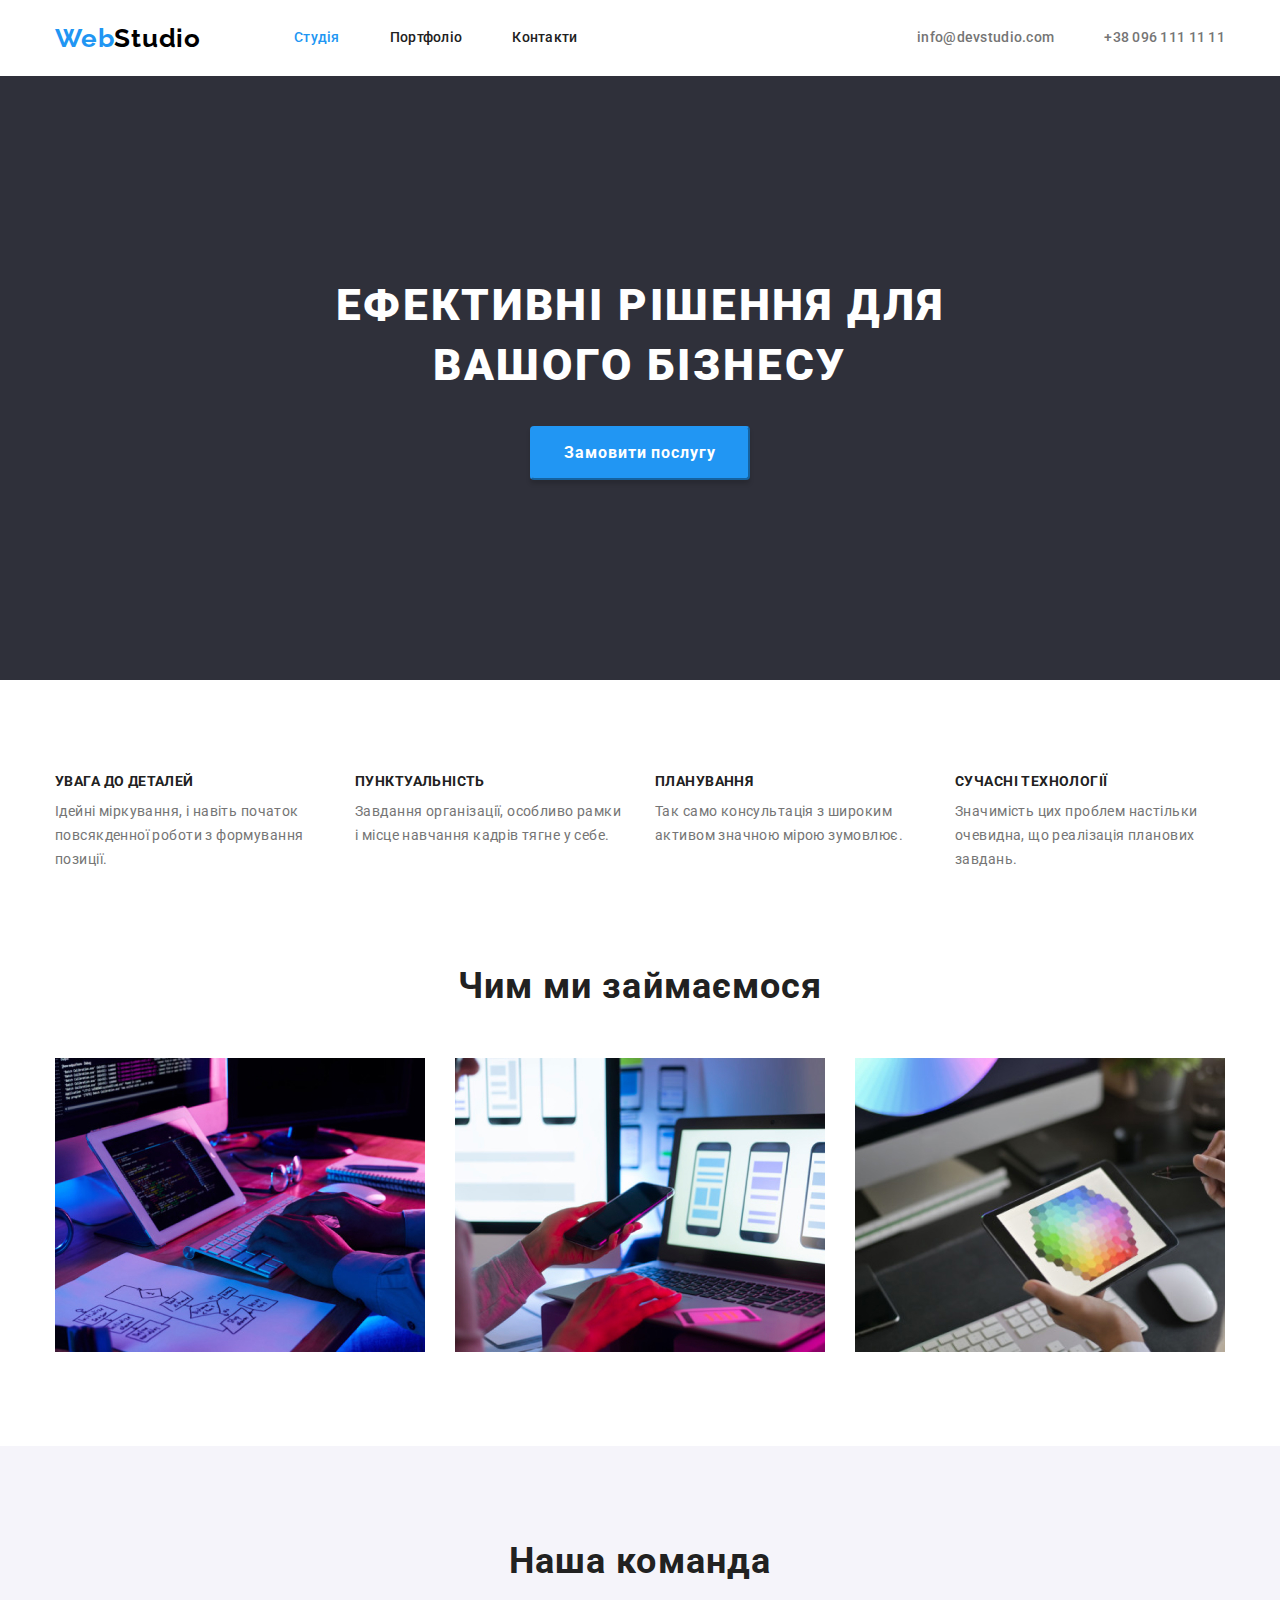
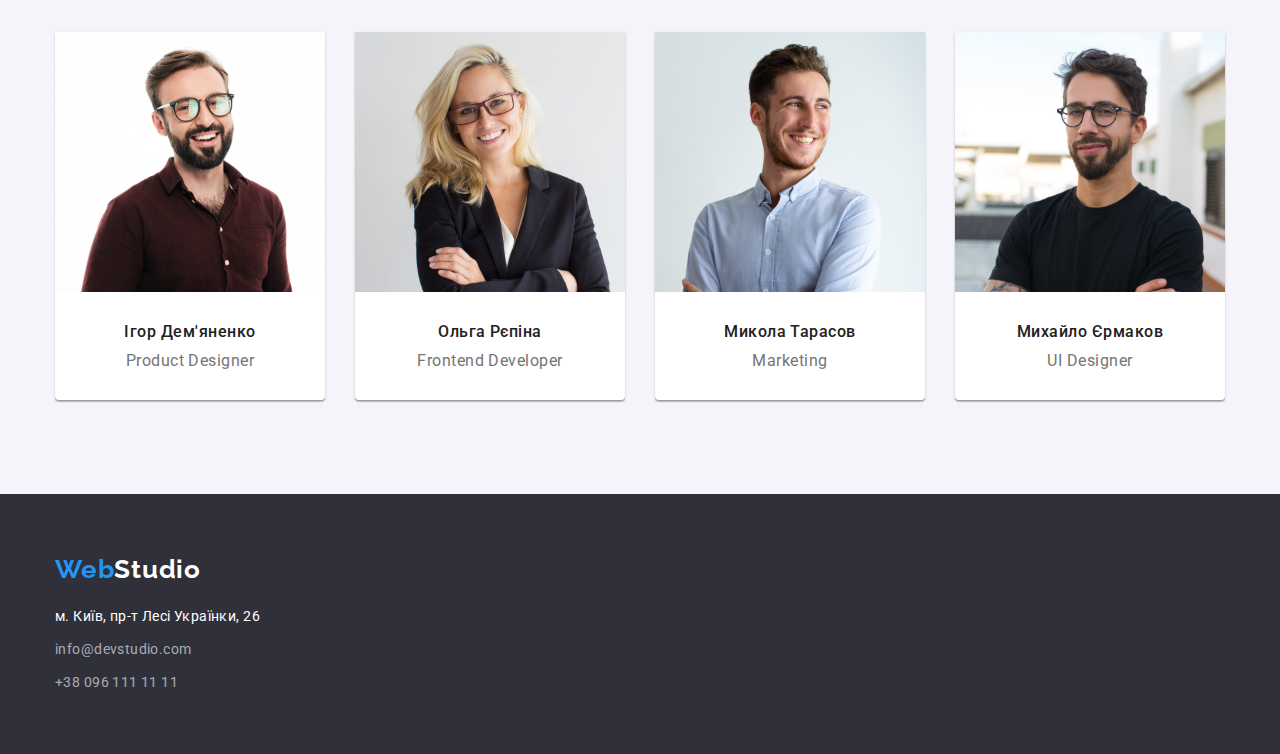
<file: index.html>
<!DOCTYPE html>
<html lang="uk">
  <head>
    <meta charset="UTF-8" />
    <meta http-equiv="X-UA-Compatible" content="IE=edge" />
    <meta name="viewport" content="width=device-width, initial-scale=1.0" />
    <title>WebStudio</title>
    <link
      href="https://fonts.googleapis.com/css2?family=Raleway:wght@700&family=Roboto:wght@400;500;700;900&display=swap"
      rel="stylesheet"
    />
    <link
      rel="stylesheet"
      href="https://cdnjs.cloudflare.com/ajax/libs/modern-normalize/1.1.0/modern-normalize.min.css"
    />
    <link rel="stylesheet" href="./css/style.css" />
  </head>
  <body>
    <!-- header  -->
    <header class="header">
      <div class="container">
        <nav class="header-nav">
          <a href="index.html" class="header-logo link"
            >Web<span class="header-logo-style">Studio</span>
          </a>
          <ul class="header-list list">
            <li class="header-item">
              <a class="header-link link current" href="index.html">Студія</a>
            </li>
            <li class="header-item">
              <a class="header-link link" href="portfolio.html">Портфоліо</a>
            </li>
            <li class="header-item">
              <a class="header-link link" href="/Контакти">Контакти</a>
            </li>
          </ul>
        </nav>
        <!-- contacts -->
        <ul class="contacts-list list">
          <li class="contacts-item">
            <a class="contacts-link link" href="mailto:info@devstudio.com"
              >info@devstudio.com</a
            >
          </li>
          <li>
            <a class="contacts-link link" href="tel:+380961111111"
              >+38 096 111 11 11</a
            >
          </li>
        </ul>
      </div>
    </header>
    <!-- main -->
    <main>
      <!-- hero -->
      <section class="hero">
        <div class="container">
          <h1 class="hero-title">ЕФЕКТИВНІ РІШЕННЯ ДЛЯ ВАШОГО БІЗНЕСУ</h1>
          <button type="button" class="hero-btn">Замовити послугу</button>
        </div>
      </section>

      <!-- skill -->
      <section class="section skill">
        <div class="container">
            <h2 class="visually-hidden">Чому саме ми</h2>
            <ul class="section-list list">
              <li class="section-item">
                <h3 class="skill-title">УВАГА ДО ДЕТАЛЕЙ</h3>
                <p class="skill-text">
                  Ідейні міркування, і навіть початок повсякденної роботи з
                  формування позиції.
                </p>
              </li>
              <li class="section-item">
                <h3 class="skill-title">ПУНКТУАЛЬНІСТЬ</h3>
                <p class="skill-text">
                  Завдання організації, особливо рамки і місце навчання кадрів тягне
                  у себе.
                </p>
              </li>
              <li class="section-item">
                <h3 class="skill-title">ПЛАНУВАННЯ</h3>
                <p class="skill-text">
                  Так само консультація з широким активом значною мірою зумовлює.
                </p>
              </li>
              <li class="section-item">
                <h3 class="skill-title">СУЧАСНІ ТЕХНОЛОГІЇ</h3>
                <p class="skill-text">
                  Значимість цих проблем настільки очевидна, що реалізація планових
                  завдань.
                </p>
              </li>
            </ul>
        </div>
      </section>

      <!-- job -->
      <section class="section job">
       <div class="container">
            <h2 class="section-title">Чим ми займаємося</h2>
            <ul class="section-list list">
              <li class="job-item">
                <img
                  src="./images/a.jpg"
                  alt="Людина пише код на клавіатурі."
                  width="370"
                  height="294"
                />
              </li>
              <li class="job-item">
                <img
                  src="./images/b.jpg"
                  alt="Людина розробляє стилістику мобільного додатку."
                  width="370"
                  height="294"
                />
              </li>
              <li class="job-item">
                <img
                  src="./images/c.jpg"
                  alt="Людина підбирає правильне поєднання кольорів."
                  width="370"
                  height="294"
                />
              </li>
            </ul>
       </div>
      </section>

      <!-- team -->
      <section class="section team">
        <div class="container">
            <h2 class="section-title">Наша команда</h2>
            <ul class="section-list list">
              <li class="section-item card">
                <img
                  src="./images/photo_igor.jpg"
                  alt="Фотографія Ігоря"
                  width="270"
                  height="260"
                />
                <div class="team-position">
                  <h3 class="team-title">Ігор Дем'яненко</h3>
                  <p class="team-text">Product Designer</p>
                </div>
              </li>
              <li class="section-item card">
                <img
                  src="./images/photo_olga.jpg"
                  alt="Фотографія Ольги"
                  width="270"
                  height="260"
                />
                <div class="team-position">
                  <h3 class="team-title">Ольга Рєпіна</h3>
                  <p class="team-text">Frontend Developer</p>
                </div>
              </li>
              <li class="section-item card">
                <img
                  src="./images/photo_mykola.jpg"
                  alt="Фотографія Миколи"
                  width="270"
                  height="260"
                />
               <div class="team-position">
                  <h3 class="team-title">Микола Тарасов</h3>
                  <p class="team-text">Marketing</p>
               </div>
              </li>
              <li class="section-item card">
                <img
                  src="./images/photo_mykhaylo.jpg"
                  alt="Фотографія Михайла"
                  width="270"
                  height="260"
                />
                <div class="team-position">
                  <h3 class="team-title">Михайло Єрмаков</h3>
                  <p class="team-text">UI Designer</p>
                </div>
              </li>
            </ul>
        </div>
      </section>
    </main>
    <!-- footer -->
    <footer class="footer">
      <div class="container">
          <a href="index.html" class="footer-logo link"
            >Web<span class="footer-logo-style">Studio</span></a
          >
          <address class="footer-address">
            <a
              href="https://goo.gl/maps/3zeDdeHrW4QCqBMXA"
              target="_blank"
              rel="noopener noreferrer nofollow"
              class="footer-address-place link"
              >м. Київ, пр-т Лесі Українки, 26</a
            >
            <ul class="footer-contacts-list list">
              <li class="footer-contacts-item">
                <a
                  class="footer-contacts-link link"
                  href="mailto:info@devstudio.com"
                  >info@devstudio.com</a
                >
              </li>
              <li class="footer-contacts-item">
                <a class="footer-contacts-link link" href="tel:+380961111111"
                  >+38 096 111 11 11</a
                >
              </li>
            </ul>
          </address>
      </div>
    </footer>
  </body>
</html>
</file>
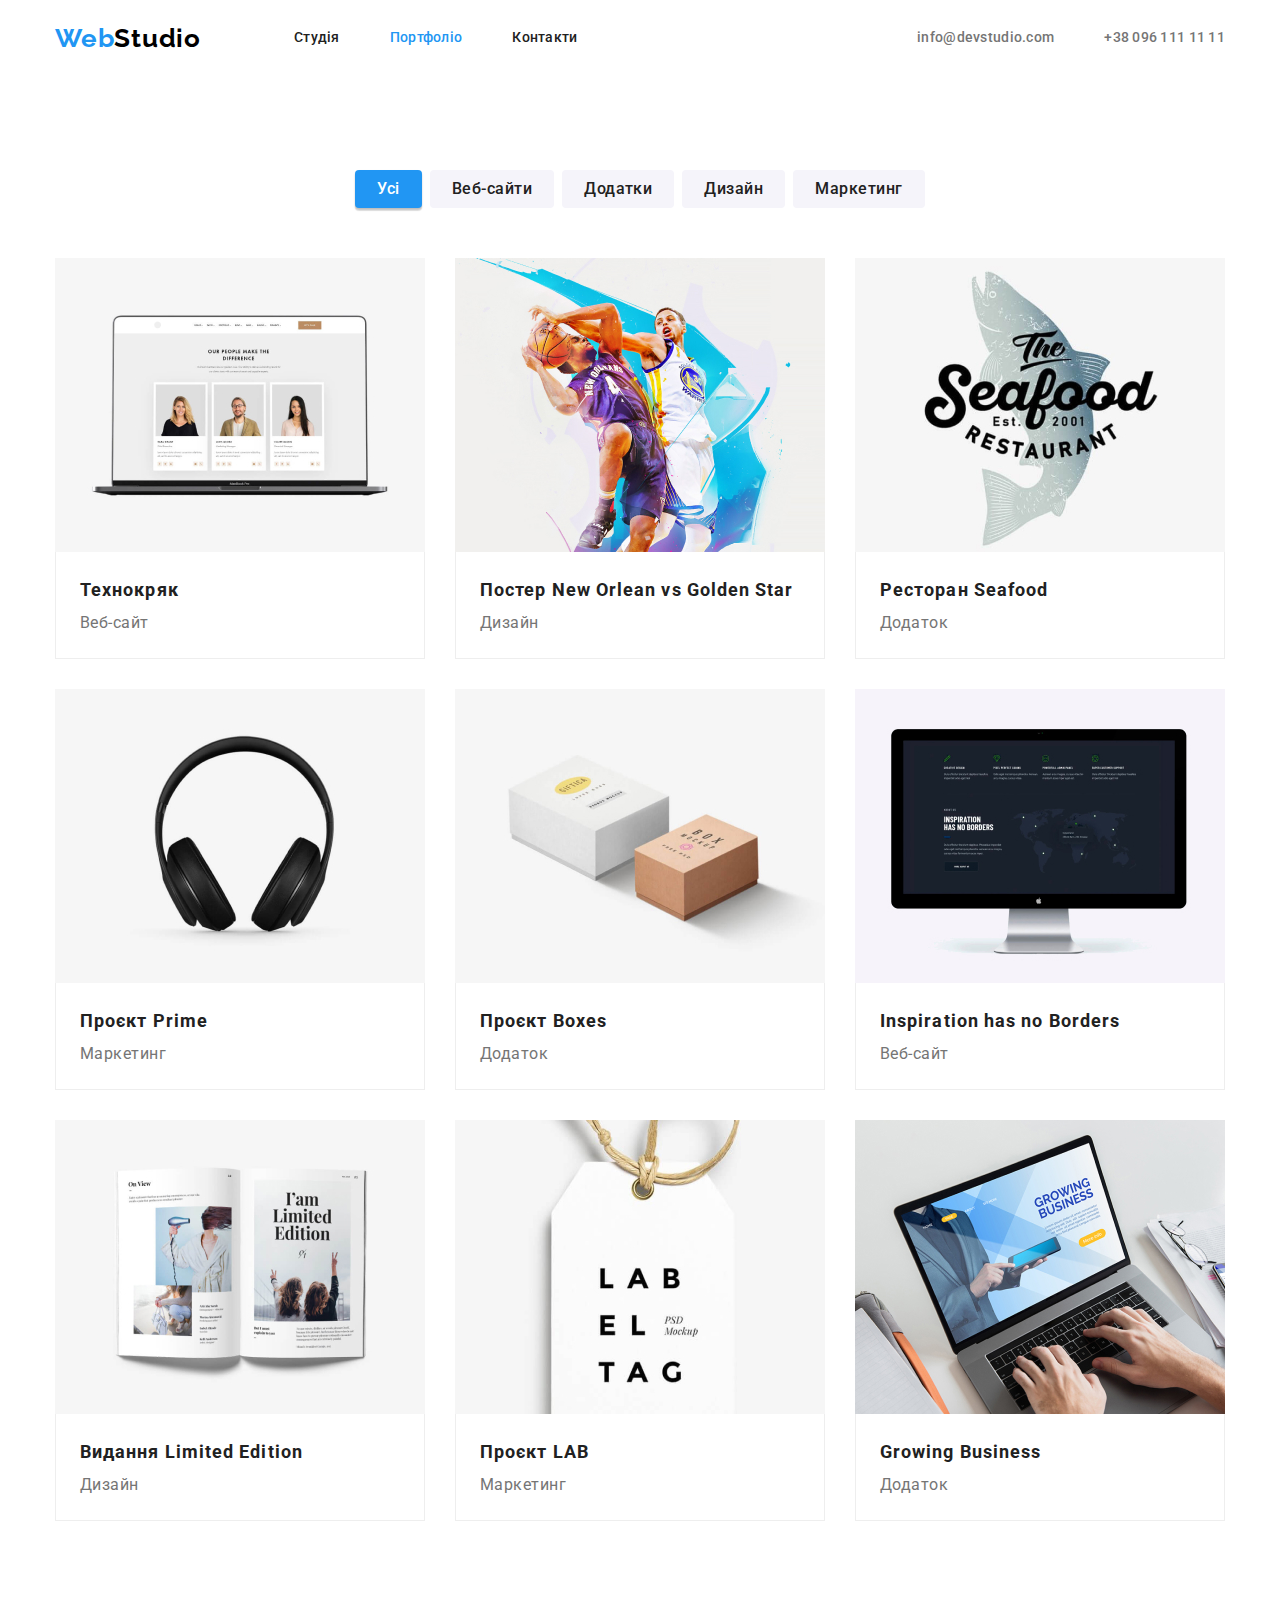
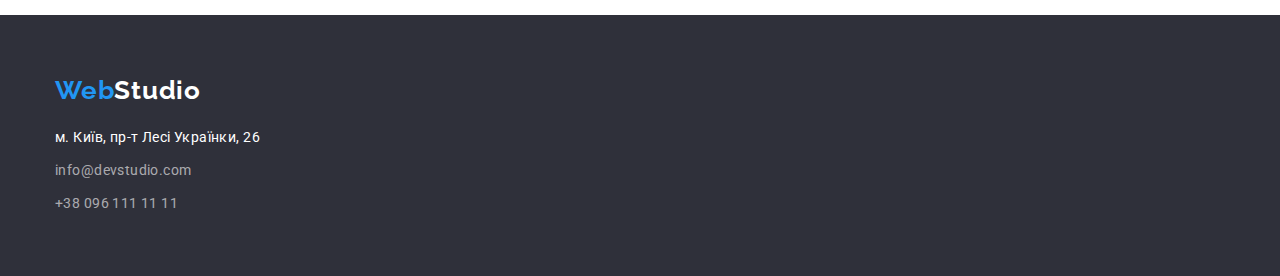
<file: portfolio.html>
<!DOCTYPE html>
<html lang="uk">
  <head>
    <meta charset="UTF-8" />
    <meta http-equiv="X-UA-Compatible" content="IE=edge" />
    <meta name="viewport" content="width=device-width, initial-scale=1.0" />
    <title>Portfolio</title>
    <link
      href="https://fonts.googleapis.com/css2?family=Raleway:wght@700&family=Roboto:wght@400;500;700;900&display=swap"
      rel="stylesheet"
    />
    <link
      rel="stylesheet"
      href="https://cdnjs.cloudflare.com/ajax/libs/modern-normalize/1.1.0/modern-normalize.min.css"
    />
    <link rel="stylesheet" href="./css/style.css" />
  </head>
  <body>
    <!-- header  -->
    <!-- header  -->
    <header class="header">
      <div class="container">
        <nav class="header-nav">
          <a href="index.html" class="header-logo link"
            >Web<span class="header-logo-style">Studio</span>
          </a>
          <ul class="header-list list">
            <li class="header-item">
              <a class="header-link link" href="index.html">Студія</a>
            </li>
            <li class="header-item">
              <a class="header-link link current" href="portfolio.html"
                >Портфоліо</a
              >
            </li>
            <li class="header-item">
              <a class="header-link link" href="/Контакти">Контакти</a>
            </li>
          </ul>
        </nav>
        <!-- contacts -->
        <ul class="contacts-list list">
          <li class="contacts-item">
            <a class="contacts-link link" href="mailto:info@devstudio.com"
              >info@devstudio.com</a
            >
          </li>
          <li>
            <a class="contacts-link link" href="tel:+380961111111"
              >+38 096 111 11 11</a
            >
          </li>
        </ul>
      </div>
    </header>

    <!-- main -->
    <main>
      <section class="section-portfolio">
        <div class="container">
          <h1 class="visually-hidden">Галерея робіт</h1>
          <!-- button -->
          <ul class="portfolio-btn-list list">
            <li class="portfolio-btn-item">
              <button class="section-portfolio-btn current" type="button">
                Усі
              </button>
            </li>
            <li class="portfolio-btn-item">
              <button class="section-portfolio-btn" type="button">
                Веб-сайти
              </button>
            </li>
            <li class="portfolio-btn-item">
              <button class="section-portfolio-btn" type="button">
                Додатки
              </button>
            </li>
            <li class="portfolio-btn-item">
              <button class="section-portfolio-btn" type="button">
                Дизайн
              </button>
            </li>
            <li class="portfolio-btn-item">
              <button class="section-portfolio-btn" type="button">
                Маркетинг
              </button>
            </li>
          </ul>
          <!-- examples -->
          <ul class="portfolio-examples-list list">
            <li class="portfolio-examples-item">
              <a href="" class="portfolio-examples-link link"
                ><img
                  src="./images/notebook.jpg"
                  alt="Ноутбук з фотокартками трьох людей."
                  width="370"
                />
                <div class="portfolio-examples-border">
                  <h2 class="portfolio-examples-title">Технокряк</h2>
                  <p class="portfolio-examples-text">Веб-сайт</p>
                </div>
              </a>
            </li>
            <li class="portfolio-examples-item">
              <a href="" class="portfolio-examples-link link"
                ><img
                  src="./images/basketball.jpg"
                  alt="Баскетболіст намагається відібрати м'яч в іншого."
                  width="370"
                />
                <div class="portfolio-examples-border">
                  <h2 class="portfolio-examples-title">
                    Постер New Orlean vs Golden Star
                  </h2>
                  <p class="portfolio-examples-text">Дизайн</p>
                </div>
              </a>
            </li>
            <li class="portfolio-examples-item">
              <a href="" class="portfolio-examples-link link"
                ><img
                  src="./images/fish.jpg"
                  alt="Логотип рибного ресторану."
                  width="370"
                />
                <div class="portfolio-examples-border">
                  <h2 class="portfolio-examples-title">Ресторан Seafood</h2>
                  <p class="portfolio-examples-text">Додаток</p>
                </div>
              </a>
            </li>
            <li class="portfolio-examples-item">
              <a href="" class="portfolio-examples-link link"
                ><img
                  src="./images/headphones.jpg"
                  alt="Ігорові навушники."
                  width="370"
                />
                <div class="portfolio-examples-border">
                  <h2 class="portfolio-examples-title">Проєкт Prime</h2>
                  <p class="portfolio-examples-text">Маркетинг</p>
                </div>
              </a>
            </li>
            <li class="portfolio-examples-item">
              <a href="" class="portfolio-examples-link link"
                ><img src="./images/box.jpg" alt="Дві коробки." width="370" />
                <div class="portfolio-examples-border">
                  <h2 class="portfolio-examples-title">Проєкт Boxes</h2>
                  <p class="portfolio-examples-text">Додаток</p>
                </div>
              </a>
            </li>
            <li class="portfolio-examples-item">
              <a href="" class="portfolio-examples-link link"
                ><img
                  src="./images/computer.jpg"
                  alt="Компьютер на якому відображен сайт з мапою світу."
                  width="370"
                />
                <div class="portfolio-examples-border">
                  <h2 class="portfolio-examples-title">
                    Inspiration has no Borders
                  </h2>
                  <p class="portfolio-examples-text">Веб-сайт</p>
                </div>
              </a>
            </li>
            <li class="portfolio-examples-item">
              <a href="" class="portfolio-examples-link link"
                ><img
                  src="./images/book.jpg"
                  alt="Жіночий журнал."
                  width="370"
                />
                <div class="portfolio-examples-border">
                  <h2 class="portfolio-examples-title">
                    Видання Limited Edition
                  </h2>
                  <p class="portfolio-examples-text">Дизайн</p>
                </div>
              </a>
            </li>
            <li class="portfolio-examples-item">
              <a href="" class="portfolio-examples-link link"
                ><img
                  src="./images/label.jpg"
                  alt="Лейбел з підписом. "
                  width="370"
                />
                <div class="portfolio-examples-border">
                  <h2 class="portfolio-examples-title">Проєкт LAB</h2>
                  <p class="portfolio-examples-text">Маркетинг</p>
                </div>
              </a>
            </li>
            <li class="portfolio-examples-item">
              <a href="" class="portfolio-examples-link link"
                ><img
                  src="./images/deal.jpg"
                  alt="Людина друкує на ноутбуці."
                  width="370"
                />
                <div class="portfolio-examples-border">
                  <h2 class="portfolio-examples-title">Growing Business</h2>
                  <p class="portfolio-examples-text">Додаток</p>
                </div>
              </a>
            </li>
          </ul>
        </div>
      </section>
    </main>

    <!-- footer -->
    <footer class="footer">
      <div class="container">
        <a href="index.html" class="footer-logo link"
          >Web<span class="footer-logo-style">Studio</span></a
        >
        <address class="footer-address">
          <a
            href="https://goo.gl/maps/3zeDdeHrW4QCqBMXA"
            target="_blank"
            rel="noopener noreferrer nofollow"
            class="footer-address-place link"
            >м. Київ, пр-т Лесі Українки, 26</a
          >
          <ul class="footer-contacts-list list">
            <li class="footer-contacts-item">
              <a
                class="footer-contacts-link link"
                href="mailto:info@devstudio.com"
                >info@devstudio.com</a
              >
            </li>
            <li class="footer-contacts-item">
              <a class="footer-contacts-link link" href="tel:+380961111111"
                >+38 096 111 11 11</a
              >
            </li>
          </ul>
        </address>
      </div>
    </footer>
  </body>
</html>
</file>
<file: css/style.css>
:root {
  --primary-text-color: #757575;
  --title-text-color: #212121;
  --accent-color: #2196f3;
  --primary-bg-color: #ffffff;
  --secondary-logo-color: #000000;
  --secondary-bg-color: #2f303a;
}
p,
h1,
h2,
h3,
h4,
h5,
h6 {
  margin: 0;
}
ul {
  margin: 0;
  padding: 0;
}
body {
  font-family: "Roboto", sans-serif;
}
.list {
  list-style: none;
}
.link {
  text-decoration: none;
}
img {
  display: block;
}
.container {
  width: 1200px;
  padding-left: 15px;
  padding-right: 15px;
  margin: 0 auto;
}
.visually-hidden {
  position: absolute;
  white-space: nowrap;
  width: 1px;
  height: 1px;
  overflow: hidden;
  border: 0;
  padding: 0;
  clip: rect(0 0 0 0);
  clip-path: inset(50%);
  margin: -1px;
}

/* header */
.header .container {
  display: flex;
  align-items: center;
  justify-content: space-between;
}
.header-nav {
  display: flex;
  align-items: center;
}
.header-logo {
  font-family: "Raleway", sans-serif;
  font-weight: 700;
  font-size: 26px;
  line-height: 1.19;
  letter-spacing: 0.03em;
  color: var(--accent-color);
  margin-right: 93px;
}
.header-logo-style {
  color: var(--secondary-logo-color);
}
.header-item:not(:last-child) {
  margin-right: 50px;
}
.header-list,
.contacts-list {
  display: flex;
  align-items: center;
}
.header-link,
.contacts-link {
  font-weight: 500;
  font-size: 14px;
  line-height: 1.14;
  letter-spacing: 0.02em;
  padding-top: 30px;
  padding-bottom: 30px;
  display: block;
}
.header-link:hover,
.header-link:focus,
.header-link.current,
.contacts-link:hover,
.contacts-link:focus {
  color: var(--accent-color);
}
.header-link {
  color: var(--title-text-color);
}
.contacts-link {
  color: var(--primary-text-color);
}
.contacts-item:not(:last-child) {
  margin-right: 50px;
}
/* main */

/* hero */
.hero {
  background-color: var(--secondary-bg-color);
  padding-top: 200px;
  padding-bottom: 200px;
}

.hero-title {
  font-weight: 900;
  font-size: 44px;
  line-height: 1.36;
  text-align: center;
  letter-spacing: 0.06em;
  text-transform: uppercase;
  color: var(--primary-bg-color);
  width: 696px;
  margin: 0 auto 30px;
}
.hero-btn {
  font-family: inherit;
  font-style: normal;
  font-weight: 700;
  font-size: 16px;
  line-height: 1.88;
  display: flex;
  align-items: center;
  text-align: center;
  letter-spacing: 0.06em;
  color: var(--primary-bg-color);
  background-color: var(--accent-color);
  box-shadow: 0px 4px 4px rgba(0, 0, 0, 0.15);
  border-radius: 4px;
  cursor: pointer;
  margin: 0 auto;
  padding: 10px 32px;
  border-color: var(--accent-color);
}
/* section */
.section {
  padding-top: 94px;
  padding-bottom: 94px;
  display: flex;
}
.section.skill {
  padding-bottom: 0;
}
.section-title {
  font-weight: 700;
  font-size: 36px;
  line-height: 1.17;
  text-align: center;
  letter-spacing: 0.03em;
  color: var(--title-text-color);
  margin-bottom: 50px;
}

/* skill */
.section-list {
  display: flex;
  flex-direction: row;
}
.section-item:not(:first-child) {
  margin-left: 30px;
}
.section-item {
  max-width: 270px;
}

.skill-title {
  font-weight: 700;
  font-size: 14px;
  line-height: 1.14;
  letter-spacing: 0.03em;
  text-transform: uppercase;
  color: var(--title-text-color);
  margin-bottom: 10px;
}
.skill-text {
  font-size: 14px;
  line-height: 1.71;
  letter-spacing: 0.03em;
  color: var(--primary-text-color);
}

/* job */
.job-item:not(:first-child) {
  margin-left: 30px;
}

/* team */
.team {
  background-color: #f5f4fa;
}
.team-position {
margin: 30px 10px;
}
.team-title,
.team-text {
  font-size: 16px;
  line-height: 1.19;
  letter-spacing: 0.03em;
}
.team-title {
  font-weight: 500;
  color: var(--title-text-color);
  margin-bottom: 10px;
}
.team-text {
  color: var(--primary-text-color);
}
.card {
  text-align: center;
  background-color: #ffffff;
  box-shadow: 0px 1px 3px rgba(0, 0, 0, 0.12), 0px 1px 1px rgba(0, 0, 0, 0.14),
    0px 2px 1px rgba(0, 0, 0, 0.2);
  border-radius: 0px 0px 4px 4px;
}

/* main portfolio */
.section-portfolio {
  padding-top: 94px;
  padding-bottom: 94px;
}
/* button */
.portfolio-btn-list {
  margin-bottom: 50px;
  display: flex;
  justify-content: center;
}
.portfolio-btn-item:not(:last-child) {
  margin-right: 8px;
}
.section-portfolio-btn {
  background: #f5f4fa;
  border-radius: 4px;
  font-family: inherit;
  font-style: normal;
  font-weight: 500;
  font-size: 16px;
  line-height: 1.62;
  letter-spacing: 0.03em;
  color: var(--title-text-color);
  cursor: pointer;
  padding: 6px 22px;
  border: none;
}
.section-portfolio-btn:hover,
.section-portfolio-btn:focus,
.section-portfolio-btn.current {
  border-radius: 4px;
  background: var(--accent-color);
  border-color: var(--accent-color);
  font-family: inherit;
  font-style: normal;
  font-weight: 500;
  font-size: 16px;
  line-height: 1.62;
  letter-spacing: 0.03em;
  color: var(--primary-bg-color);
  box-shadow: 0px 3px 1px rgba(0, 0, 0, 0.1), 0px 1px 2px rgba(0, 0, 0, 0.08),
    0px 2px 2px rgba(0, 0, 0, 0.12);
  border-radius: 4px;
}
/* examples */
.portfolio-examples-list {
  display: flex;
  flex-wrap: wrap;
  gap: 30px;
}
.portfolio-examples-item {
  width: 370px;
}
.portfolio-examples-border {
  border-right: 1px solid #eeeeee;
  border-bottom: 1px solid #eeeeee;
  border-left: 1px solid #eeeeee;
  padding: 20px 24px;
}
.portfolio-examples-title {
  font-weight: 700;
  font-size: 18px;
  line-height: 2;
  letter-spacing: 0.06em;
  color: var(--title-text-color);
}
.portfolio-examples-text {
  font-size: 16px;
  line-height: 1.88;
  letter-spacing: 0.03em;
  color: var(--primary-text-color);
}

/* footer */
.footer {
  background-color: var(--secondary-bg-color);
  padding-top: 60px;
  padding-bottom: 60px;
}
.footer-logo {
  font-family: "Raleway", sans-serif;
  font-style: normal;
  font-weight: 700;
  font-size: 26px;
  line-height: 1.19;
  letter-spacing: 0.03em;
  color: var(--accent-color);
}
.footer-logo-style {
  color: var(--primary-bg-color);
}
.footer-address {
  margin-top: 20px;
}
.footer-address-place,
.footer-contacts-link {
  font-size: 14px;
  line-height: 1.71;
  letter-spacing: 0.03em;
  font-style: normal;
  display: block;
}
.footer-address-place {
  color: var(--primary-bg-color);
  margin-bottom: 9px;
}
.footer-contacts-link {
  color: rgba(255, 255, 255, 0.6);
}
.footer-contacts-item:not(:last-child) {
  margin-bottom: 9px;
}
</file>
